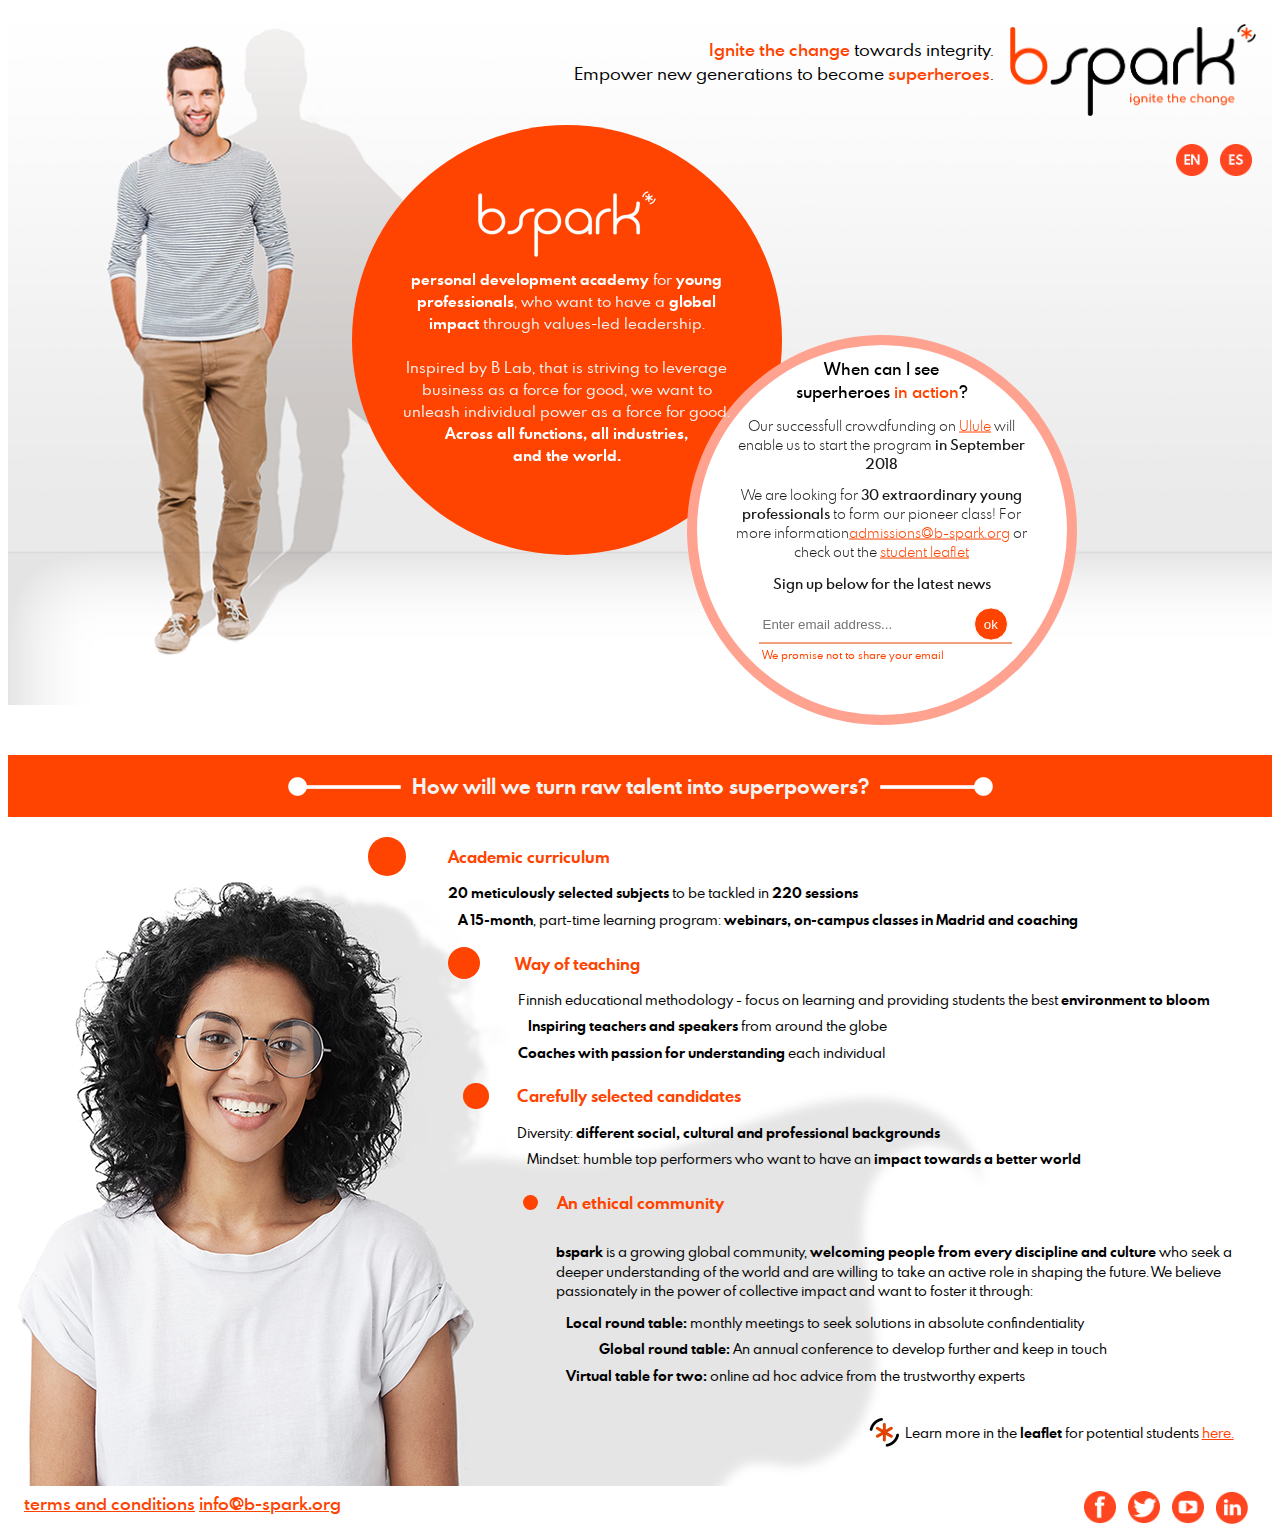
<file: index.html>
<!doctype html>
<html lang="en">

<head>

	<meta charset="utf-8">
	<meta name="viewport" content="width=device-width, initial-scale=1.0">
	<title>B-Spark - Ignite the Change</title>
	<link href="css/stylesheet.css" rel="stylesheet" type="text/css">
	<!-- Global site tag (gtag.js) - Google Analytics -->
	<script async src="https://www.googletagmanager.com/gtag/js?id=UA-116848230-1"></script>
	<script>
		window.dataLayer = window.dataLayer || [];

		function gtag() {
			dataLayer.push(arguments);
		}
		gtag('js', new Date());

		gtag('config', 'UA-116848230-1');
	</script>
</head>

<body>
	<!-- Beginning First Page -->
	<div class="splash-container">
		<div class="layer1">
			<span>
					<strong>Ignite the change</strong> towards integrity.
					<br/> Empower new generations to become <strong>superheroes</strong>.
				</span>
			<img src="images/logo.png" alt="B-Spark Logo">
		</div>
		<div class="languages">
			<a href="index.html"><img src="images/en.png" height="32" width="32" alt="english webpage"></a>&nbsp;&nbsp;
			<a href="index.es.html"><img src="images/es.png" height="32" width="32" alt="pagina web castellano"></a>
		</div>
		<div class="layer2">
			<div class="layer2_container">
				<div class="layer2_main">
					<div class="layer2_text_container">
						<div class="layer2_text">
							<img src="images/logo-contrast.png" class="pure-img-responsive" alt="B-Spark Logo">
							<strong>personal development academy</strong> for <strong>young professionals</strong>, who want to have a <strong>global impact</strong> through values-led leadership.<br><br>Inspired by B Lab, that is striving to leverage business as a force
							for good, we want to unleash individual power as a force for good.<br><strong>Across all functions, all industries,<br> and the world.</strong>
						</div>
					</div>
				</div>
			</div>
			<div class="layer3_container">
				<div class="layer3_main">
					<div class="layer3_text_container">
						<div class="layer3_text">
							<h2>When can I see<br>superheroes <strong>in action</strong>?</h2>
							<p>Our successfull crowdfunding on <a href="https://www.ulule.com/bspark/">Ulule</a> will enable us to start the program <strong>in September 2018</strong></p> 
							<p>We are looking for <strong>30 extraordinary young professionals </strong>to form our pioneer class!
						For more information<a href="admissions@b-spark.org">admissions@b-spark.org</a> or check out the <a href="http://www.b-spark.org/b-spark-leaflet-en.pdf">student leaflet</a></p> 
							<p>
								<strong>Sign up below for the latest news</strong>
							</p>
							<div class="layer3_form">
								<!-- Begin MailChimp Signup Form -->
								<form action="https://b-spark.us12.list-manage.com/subscribe/post?u=e97f658304da2e02aba4afc8c&amp;id=f6211414e7" method="post" id="mc-embedded-subscribe-form" name="mc-embedded-subscribe-form" class="validate" target="_blank" novalidate>
									<div class="layer3_form_textfield">
										<input type="email" value="" name="EMAIL" class="email" id="mce-EMAIL" placeholder="Enter email address..." required>

										<input type="submit" value="ok" name="subscribe" id="mc-embedded-subscribe">
									</div>
									<input style="position: absolute; left: -5000px;" aria-hidden="true" type="text" name="b_e97f658304da2e02aba4afc8c_f6211414e7" tabindex="-1" value="">
								</form>
								<!--End MailChimp Signup Form-->
								<div class="layer3_form_info">
									We promise not to share your email
								</div>
							</div>
						</div>
					</div>
				</div>
			</div>
		</div>
	</div>
	<!-- End First Page -->


		<div class="layer4">
			<img class="pure-img-responsive img-flip" src="images/bar.png" width="125" height="25" alt="sidebar">
			<h2>How will we turn raw talent into superpowers?</h2>
			<img class="pure-img-responsive" src="images/bar.png" width="125" height="25" alt="sidebar">
		</div>
		<div class="layer5_background">
			<div class="layer5">
				<div class="element1">
					<div class="circle-xl">&nbsp;</div>
					<h3>Academic curriculum</h3>
					<ul>
						<li><strong>20 meticulously selected subjects</strong> to be tackled in <strong>220 sessions</strong></li>
						<li class="indent1"><strong>A 15-month</strong>, part-time learning program:<strong> webinars, on-campus classes in Madrid and coaching</strong></li>
					</ul>
				</div>
				<div class="element2">
					<div class="circle-l">&nbsp;</div>
					<h3>Way of teaching</h3>
					<ul>
						<li>Finnish educational methodology - focus on learning and providing students the best <strong>environment to bloom</strong></li>
						<li class="indent2"><strong>Inspiring teachers and speakers</strong> from around the globe</li>
						<li><strong>Coaches with passion for understanding</strong> each individual</li>
					</ul>
				</div>
				<div class="element3">
					<div class="circle-m">&nbsp;</div>
					<h3>Carefully selected candidates</h3>
					<ul>
						<li>Diversity: <strong>different social, cultural and professional backgrounds</strong></li>
						<li class="indent3">Mindset: humble top performers who want to have an <strong>impact towards a better world</strong></li>
					</ul>
				</div>
				<div class="element4">
					<div class="circle-s">&nbsp;</div>
					<h3>An ethical community</h3>
					<p class="indent4">
						<strong>bspark</strong> is a growing global community, <strong>welcoming people from every discipline and culture</strong> who seek a deeper understanding of the world and are willing to take an active role in shaping the future. We believe passionately
						in the power of collective impact and want to foster it through:
					</p>
					<ul>
						<li><strong>Local round table:</strong> monthly meetings to seek solutions in absolute confindentiality</li>
						<li class="indent5"><strong>Global round table:</strong> An annual conference to develop further and keep in touch</li>
						<li><strong>Virtual table for two:</strong> online ad hoc advice from the trustworthy experts</li>
					</ul>
				</div>
				<div class="layer6">
					<img src="images/star.png" class="pure-img-responsive" alt="hypehn logo"> <span>&nbsp;Learn more in the <strong>leaflet</strong> for potential students <a href="./b-spark-leaflet-en.pdf">here.</a></span>
				</div>
			</div>
		<div class="footer">
			<div>
				<a href="">terms and conditions</a>
				<a href="mailto:info@b-spark.org">info@b-spark.org</a>
			</div>
			<div class="layer7">
				<a href="https://www.facebook.com/bsparkglobal/"><img src="images/facebook.png" class="pure-img-responsive" height="32" width="32" alt="facebook"></a>&nbsp;&nbsp;
				<a href="https://twitter.com/bsparkglobal"><img src="images/twitter.png" class="pure-img-responsive" height="32" width="32" alt="twitter"></a>&nbsp;&nbsp;
				<a href="https://www.youtube.com/channel/UCWH70Ffl7yUoGk6hVg5BFcA"><img src="images/youtube.png" class="pure-img-responsive" height="32" width="32" alt="youtube"></a>&nbsp;&nbsp;
				<a href="https://www.linkedin.com/company/b-spark/"><img src="images/linkedin.png" class="pure-img-responsive" height="32" width="32" alt="linkedin"></a>&nbsp;&nbsp;
			</div>
		</div>
	</div>
</body>

</html>
</file>
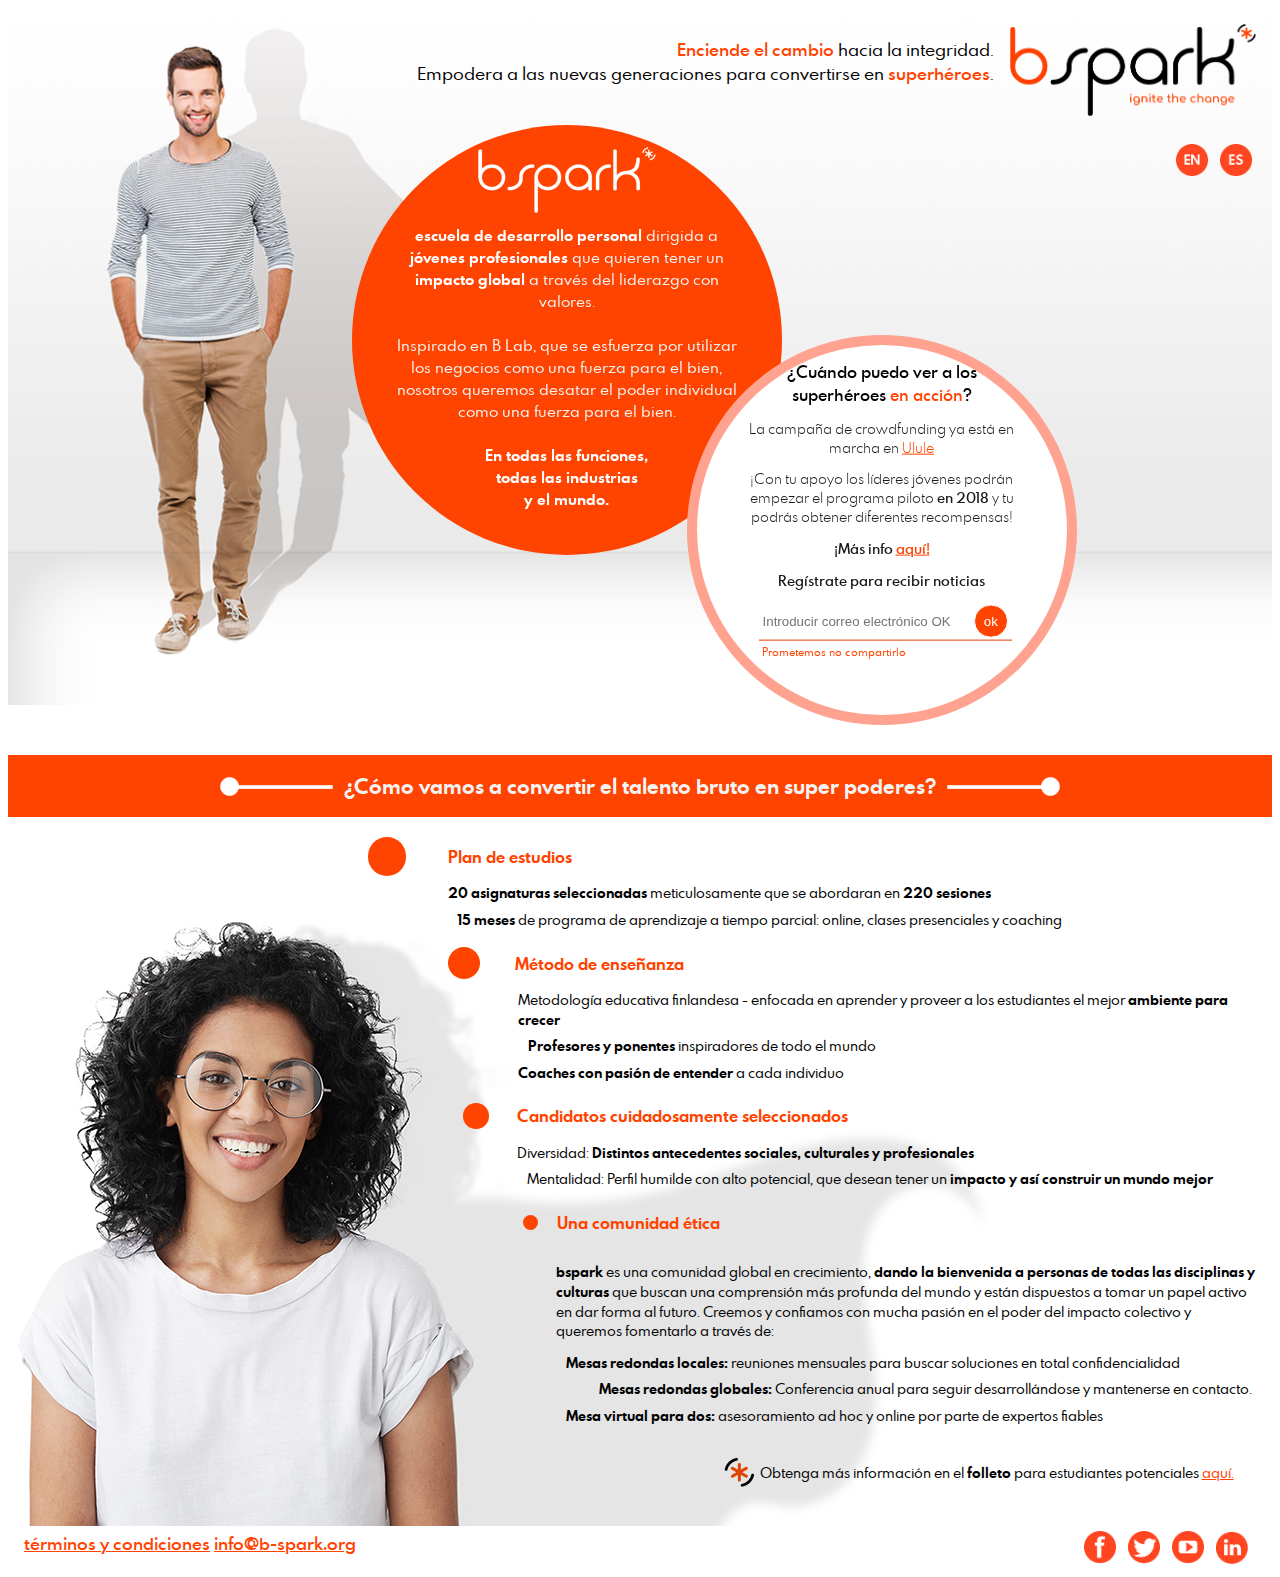
<file: index.es.html>
<!doctype html>
<html lang="en">

<head>

	<meta charset="utf-8">
	<meta name="viewport" content="width=device-width, initial-scale=1.0">
	<title>B-Spark - Ignite the Change</title>
	<link href="css/stylesheet.css" rel="stylesheet" type="text/css">
	<!-- Global site tag (gtag.js) - Google Analytics -->
	<script async src="https://www.googletagmanager.com/gtag/js?id=UA-116848230-1"></script>
	<script>
		window.dataLayer = window.dataLayer || [];

		function gtag() {
			dataLayer.push(arguments);
		}
		gtag('js', new Date());

		gtag('config', 'UA-116848230-1');
	</script>
</head>

<body>
	<!-- Beginning First Page -->
	<div class="splash-container">
		<div class="layer1">
			<span>
					<strong>Enciende el cambio</strong> hacia la integridad.
					<br/> Empodera a las nuevas generaciones para convertirse en <strong>superhéroes</strong>.
				</span>
			<img src="images/logo.png" alt="B-Spark Logo">
		</div>
		<div class="languages">
			<a href="index.html"><img src="images/en.png" height="32" width="32" alt="english webpage"></a>&nbsp;&nbsp;
			<a href="index.es.html"><img src="images/es.png" height="32" width="32" alt="pagina web castellano"></a>
		</div>
		<div class="layer2">
			<div class="layer2_container">
				<div class="layer2_main">
					<div class="layer2_text_container">
						<div class="layer2_text">
							<img src="images/logo-contrast.png" class="pure-img-responsive" alt="B-Spark Logo">
							<strong>escuela de desarrollo personal</strong> dirigida a <strong>jóvenes profesionales</strong> que quieren tener un <strong>impacto global</strong> a través del liderazgo con valores.
							<br><br>
							Inspirado en B Lab, que se esfuerza por utilizar los negocios como una fuerza para el bien, nosotros queremos desatar el poder individual como una fuerza para el bien.<br><br><strong>En todas las funciones,<br> todas las industrias<br> y el mundo.</strong>
						</div>
					</div>
				</div>
			</div>
			<div class="layer3_container">
				<div class="layer3_main">
					<div class="layer3_text_container">
						<div class="layer3_text">
							<h2>¿Cuándo puedo ver a los<br> superhéroes <strong>en acción</strong>?</h2>
							<p>La campaña de crowdfunding ya está en marcha en <a href="https://www.ulule.com/bspark/">Ulule</a></p>
							<p>¡Con tu apoyo los líderes jóvenes podrán empezar el programa piloto <strong>en 2018</strong> y tu podrás obtener diferentes recompensas!</p> <p><strong> ¡Más info <a href="https://www.ulule.com/bspark/">aquí!</a></strong></p>
							<p>
								<strong>Regístrate para recibir noticias</strong>
							</p>
							<div class="layer3_form">
								<!-- Begin MailChimp Signup Form -->
								<form action="https://b-spark.us12.list-manage.com/subscribe/post?u=e97f658304da2e02aba4afc8c&amp;id=f6211414e7" method="post" id="mc-embedded-subscribe-form" name="mc-embedded-subscribe-form" class="validate" target="_blank" novalidate>
									<div class="layer3_form_textfield">
										<input type="email" value="" name="EMAIL" class="email" id="mce-EMAIL" placeholder="Introducir correo electrónico OK" required>

										<input type="submit" value="ok" name="subscribe" id="mc-embedded-subscribe">
									</div>
									<input style="position: absolute; left: -5000px;" aria-hidden="true" type="text" name="b_e97f658304da2e02aba4afc8c_f6211414e7" tabindex="-1" value="">
								</form>
								<!--End MailChimp Signup Form-->
								<div class="layer3_form_info">
									Prometemos no compartirlo
								</div>
							</div>
						</div>
					</div>
				</div>
			</div>
		</div>
	</div>
	<!-- End First Page -->


		<div class="layer4">
			<img class="pure-img-responsive img-flip" src="images/bar.png" width="125" height="25" alt="sidebar">
			<h2>¿Cómo vamos a convertir el talento bruto en super poderes?</h2>
			<img class="pure-img-responsive" src="images/bar.png" width="125" height="25" alt="sidebar">
		</div>
		<div class="layer5_background">
			<div class="layer5">
				<div class="element1">
					<div class="circle-xl">&nbsp;</div>
					<h3>Plan de estudios</h3>
					<ul>
						<li><strong>20 asignaturas seleccionadas</strong> meticulosamente que se abordaran en <strong>220 sesiones</strong></li>
						<li class="indent1"><strong>15 meses</strong> de programa de aprendizaje a tiempo parcial: online, clases presenciales y coaching</li>
					</ul>
				</div>
				<div class="element2">
					<div class="circle-l">&nbsp;</div>
					<h3>Método de enseñanza</h3>
					<ul>
						<li>Metodología educativa finlandesa - enfocada en aprender y proveer a los estudiantes el mejor <strong>ambiente para crecer</strong></li>
						<li class="indent2"><strong>Profesores y ponentes</strong> inspiradores de todo el mundo</li>
						<li><strong>Coaches con pasión de entender</strong> a cada individuo</li>
					</ul>
				</div>
				<div class="element3">
					<div class="circle-m">&nbsp;</div>
					<h3>Candidatos cuidadosamente seleccionados</h3>
					<ul>
						<li>Diversidad: <strong>Distintos antecedentes sociales, culturales y profesionales</strong></li>
						<li class="indent3">Mentalidad: Perfil humilde con alto potencial, que desean tener un <strong>impacto y así construir un mundo mejor</strong></li>
					</ul>
				</div>
				<div class="element4">
					<div class="circle-s">&nbsp;</div>
					<h3>Una comunidad ética</h3>
					<p class="indent4">
						<strong>bspark</strong> es una comunidad global en crecimiento, <strong>dando la bienvenida a personas de todas las disciplinas y culturas</strong> que buscan una comprensión más profunda del mundo y están dispuestos a tomar un papel activo en dar forma al futuro. Creemos y confiamos con mucha pasión en el poder del impacto colectivo y queremos fomentarlo a través de:
					</p>
					<ul>
						<li><strong>Mesas redondas locales:</strong> reuniones mensuales para buscar soluciones en total confidencialidad</li>
						<li class="indent5"><strong>Mesas redondas globales:</strong> Conferencia anual para seguir desarrollándose y mantenerse en contacto.</li>
						<li><strong>Mesa virtual para dos:</strong>  asesoramiento ad hoc y online por parte de expertos fiables</li>
					</ul>
				</div>
				<div class="layer6">
					<img src="images/star.png" class="pure-img-responsive" alt="hypehn logo">
					<span>&nbsp;Obtenga más información en el <strong>folleto</strong> para estudiantes potenciales <a href="./b-spark-leaflet-en.pdf">aquí.</a></span>
				</div>
			</div>
		<div class="footer">
			<div>
				<a href="">términos y condiciones</a>
				<a href="mailto:info@b-spark.org">info@b-spark.org</a>
			</div>
			<div class="layer7">
				<a href="https://www.facebook.com/bsparkglobal/"><img src="images/facebook.png" class="pure-img-responsive" height="32" width="32" alt="facebook"></a>&nbsp;&nbsp;
				<a href="https://twitter.com/bsparkglobal"><img src="images/twitter.png" class="pure-img-responsive" height="32" width="32" alt="twitter"></a>&nbsp;&nbsp;
				<a href="https://www.youtube.com/channel/UCWH70Ffl7yUoGk6hVg5BFcA"><img src="images/youtube.png" class="pure-img-responsive" height="32" width="32" alt="youtube"></a>&nbsp;&nbsp;
				<a href="https://www.linkedin.com/company/b-spark/"><img src="images/linkedin.png" class="pure-img-responsive" height="32" width="32" alt="linkedin"></a>&nbsp;&nbsp;
			</div>
		</div>
	</div>
</body>

</html>
</file>
<file: css/stylesheet.css>
@charset "UTF-8";
/*! Generated by Font Squirrel (https://www.fontsquirrel.com) on March 30, 2018 */



@font-face {
    font-family: 'spartan_mbblack';
    src: url('../fonts/spartanmb-black-webfont.woff2') format('woff2'),
         url('../fonts/spartanmb-black-webfont.woff') format('woff');
    font-weight: normal;
    font-style: normal;

}




@font-face {
    font-family: 'spartan_mbbold';
    src: url('../fonts/spartanmb-bold-webfont.woff2') format('woff2'),
         url('../fonts/spartanmb-bold-webfont.woff') format('woff');
    font-weight: normal;
    font-style: normal;

}




@font-face {
    font-family: 'spartan_mbextrabold';
    src: url('../fonts/spartanmb-extra-bold-webfont.woff2') format('woff2'),
         url('../fonts/spartanmb-extra-bold-webfont.woff') format('woff');
    font-weight: normal;
    font-style: normal;

}




@font-face {
    font-family: 'spartan_mblight';
    src: url('../fonts/spartanmb-light-webfont.woff2') format('woff2'),
         url('../fonts/spartanmb-light-webfont.woff') format('woff');
    font-weight: normal;
    font-style: normal;

}




@font-face {
    font-family: 'spartan_mbregular';
    src: url('../fonts/spartanmb-regular-webfont.woff2') format('woff2'),
         url('../fonts/spartanmb-regular-webfont.woff') format('woff');
    font-weight: normal;
    font-style: normal;

}




@font-face {
    font-family: 'spartan_mbsemibold';
    src: url('../fonts/../fonts/spartanmb-semibold-webfont.woff2') format('woff2'),
         url('../fonts/spartanmb-semibold-webfont.woff') format('woff');
    font-weight: normal;
    font-style: normal;

}




@font-face {
    font-family: 'spartan_mbthin';
    src: url('../fonts/spartanmb-thin-webfont.woff2') format('woff2'),
         url('../fonts/spartanmb-thin-webfont.woff') format('woff');
    font-weight: normal;
    font-style: normal;

}

.layer1 {
  text-align: center;
  font-family: 'spartan_mbregular';
  font-size: 1em;
  padding: 1em;
  display: flex;
  flex-direction: column;
  align-items: center;
}

.layer1 strong {
  font-family: 'spartan_mbsemibold';

   color: #ff4300;
}

.layer1 img {
  max-width: 70%;
  padding-bottom: 2em;
  order: 1;
}

.layer1 span {
  text-align: left;
  font-family: 'spartan_mbregular';
  margin-top: -9px;
  max-width: 75%;
  order: 2;
  padding-bottom: 1em;
}

.layer2_main {
  width: 100%;
  height: 100%;
  background-color: #ff4300;
  margin: 0;
  padding: 10px;
}

.layer2_text {
  font-family: 'spartan_mbregular';
  font-size: 0.9em;
  color: #f3f3f3;
}

.layer2_text img {
  display: none;
}

.layer3_text {
  color: #19181a;
  font-family: 'spartan_mblight';
  font-size: 0.9em;
  text-align: left;
  padding: 1em;
}

.layer3_text h2 {
  font-family: 'spartan_mbsemibold';
  color: #000000;
  font-size: 1.2em;
}

.layer3_text h2 strong {
  font-family: 'spartan_mbsemibold';
  color: #ff4300;
}

.layer3_text strong {
  font-family: 'spartan_mbsemibold';
}

.layer3_form {
  color: #ff4300;
  font-size: 0.8em;
  text-align: left;
  padding-left: 10%;
  font-family: 'spartan_mbregular';
}

.layer3_form_textfield {
  border: 0px solid;
  border-bottom: 1px solid #e04200;
  width: 90%;
  padding: 2px;
}

.layer3_form_info {
  padding: 0.3em;
}

.layer3_form input[type=email] {
  border: 0px;
  width: 83%;
  color: #ff4300;
}

.layer3_form input[type=submit] {
  border: 1px solid #ffffff;
  border-radius: 50%;
  background-color: #ff4300;
  color: #ffffff;
  height: 2.5em;
  width: 2.5em;
}

.layer3_form input[type=submit]:focus, .layer3_form input[type=submit]:hover {
  border: 1px solid #ff4300;
  background-color: #ffffff;
  color: #e04200;
}

.layer4 {
  font-family: 'spartan_mbbold';
  background-color: #ff4300;
  text-align: center;
  color: #f3f3f3;
  font-size: 1.1em;
  padding: 1em;
}

.layer4 img {
  display: none;
}

.layer4 h2 {
  vertical-align: middle;
}

.layer5 {
  font-family: 'spartan_mbregular';
  font-size: 0.9em;
  padding: 1em;
}

.layer5 strong {
  font-family: 'spartan_mbbold';
}

.layer6 {
  text-align: right;
  margin: 2em;
}

.languages {
  text-align: right;
  padding-right: 20px;
  margin-top: -20px;
}

.layer6 img {
  max-width: 15%;
  display: inline-block;
  vertical-align: middle;
}

.layer6 span {
  display: inline-block;
  vertical-align: middle;
  max-width: 80%;
  /* in case of longer text */
}

.footer {
  background: #FFFFFF;
  bottom: 0;
  width: 100%;
  padding-top: 5px;
  padding-left: 1em;
  padding-right: 1em;
  display: flex;
  box-sizing: border-box;
  justify-content: space-between;
}

.footer a {
  font-family: 'spartan_mbsemibold';
}

a:link, a:visited {
  color: #ff4300;
}

a:focus, a:hover, a:active {
  color: #ff4300;
}

@media screen and (min-width: 960px) {
  .layer2 {
    display: flex;
    justify-content: center;
    padding-left: 128px;
  }
  /* Main Container -  this controls the size of the layer2 */
  .layer2_container {
    width: 430px;
    height: 430px;
    padding: 0;
    flex-shrink: 0;
    flex-grow: 0;
    margin-top: -55px;
    /*	border : 1px solid red; */
  }
  /* layer2 Main draws the actual layer2 */
  .layer2_main {
    width: 100%;
    height: 100%;
    border-radius: 50%;
    background-color: #ff4300;
    margin: 0;
    padding: 0;
    margin-top: -10;
  }
  /* layer2 Text Container - constrains text area to within the layer2 */
  .layer2_text_container {
    /* area constraints */
    width: 80%;
    height: 70%;
    max-width: 80%;
    max-height: 70%;
    margin: 0;
    padding: 0;
    /* some position nudging to center the text area */
    position: relative;
    left: 10%;
    top: 11%;
    /* preserve 3d prevents blurring sometimes caused by the text centering in the next class */
    transform-style: preserve-3d;
    /*border : 1px solid green;*/
  }
  /* layer2 Text - the appearance of the text within the layer2 plus vertical centering */
  .layer2_text {
    font-family: 'spartan_mbregular';
    text-align: center;
    font-size: 0.9em;
    color: #f3f3f3;
    /* vertical centering technique */
    position: relative;
    top: 50%;
    transform: translateY(-50%);
  }

  .layer2_text img {
    display: block;
    margin: 0 auto;
  }

  .layer2_text strong {
    font-family: 'spartan_mbbold';
    color: #ffffff;
  }
  .layer2_text b {
    font-family: 'spartan_mbbold' color: #ffffff;
  }
  /* Main Container -  this controls the size of the layer3 */
  .layer3_container {
    width: 370px;
    height: 370px;
    padding: 0;
    flex-shrink: 0;
    flex-grow: 0;
    padding-top: 155px;
    margin-left: -95px;

  }
  /* layer3 Main draws the actual layer3 */
  .layer3_main {
    width: 100%;
    height: 100%;
    border-radius: 50%;
    background-color: #ffffff;
    border: 10px solid rgba(255, 70, 32, .5);
    margin: 0;
    padding: 0;
  }
  .layer3_form {
    color: #ff4300;
    font-size: 0.8em;
    text-align: left;
    padding-left: 10%;
    font-family: 'spartan_mbregular';
  }
  .layer3_form_textfield {
    border: 0px solid;
    border-bottom: 1px solid #e04200;
    width: 90%;
    padding: 2px;
  }
  .layer3_form_info {
    padding: 0.3em;
  }
  .layer3_form input[type=email] {
    border: 0px;
    width: 83%;
    color: #ff4300;
  }
  .layer3_form input[type=submit] {
    border: 1px solid #ffffff;
    border-radius: 50%;
    background-color: #ff4300;
    color: #ffffff;
    height: 2.5em;
    width: 2.5em;
  }
  .layer3_form input[type=submit]:focus, .layer3_form input[type=submit]:hover {
    border: 1px solid #ff4300;
    background-color: #ffffff;
    color: #ff4300;
  }
  /* layer3 Text Container - constrains text area to within the layer3 */
  .layer3_text_container {
    /* area constraints */
    width: 90%;
    height: 70%;
    max-width: 90%;
    max-height: 70%;
    margin: 0;
    padding: 0;
    /* some position nudging to center the text area */
    position: relative;
    left: 5%;
    top: 15%;
    /* preserve 3d prevents blurring sometimes caused by the text centering in the next class */
    transform-style: preserve-3d;
    /*border : 1px solid green;*/
  }
  /* layer3 Text - the appearance of the text within the layer3 plus vertical centering */
  .layer3_text {
    color: #19181a;
    font-family: 'spartan_mblight';
    font-size: 0.8em;
    text-align: center;
    /* vertical centering technique */
    position: relative;
    top: 40%;
    transform: translateY(-50%);
  }
  .layer3_text h2 {
    font-family: 'spartan_mbsemibold';
    color: #000000;
    font-size: 1.2em;
  }
  .layer3_text h2 strong {
    font-family: 'spartan_mbsemibold';
    color: #ff4300;
  }
  .layer3_text strong {
    font-family: 'spartan_mbsemibold';
  }
  a:link, a:visited {
    color: #ff4300;
  }
  a:focus, a:hover, a:active {
    color: #ff4300;
  }
  .pure-img-responsive {
    max-width: 100%;
    height: auto;
  }
  .img-flip {
    -webkit-transform: scaleX(-1);
    transform: scaleX(-1);
  }
  /*
   * -- LAYOUT STYLES --
   * These are some useful classes which I will need
   */
  .l-box {
    padding: 1em;
  }
  .l-box-lrg {
    padding: 2em;
    border-bottom: 1px solid rgba(0, 0, 0, 0.1);
  }
  .is-center {
    text-align: center;
  }
  /*
   * -- SPLASH STYLES --
   * This is the blue top section that appears on the page.
   */
  .splash-container {
    background-image: url("../images/cape.png");
    background-repeat: no-repeat;
    background-position: left bottom;
    background-size: cover;
    margin-bottom: 50px;
  }
  /*
   * -- CONTENT STYLES --
   * This represents the content area (everything below the blue section)
   */
  .content-wrapper {
    background: white;
  }
  /* We want to give the content area some more padding */
  .content {
    padding: 1em 1em 3em;
  }
  /* This is the class used for the main content headers (<h2>) */
  .content-head {
    font-weight: 400;
    text-transform: uppercase;
    letter-spacing: 0.1em;
    margin: 2em 0 1em;
  }
  /* This is a modifier class used when the content-head is inside a ribbon */
  .content-head-ribbon {
    color: white;
  }
  /* This is the class used for the content sub-headers (<h3>) */
  .content-subhead {
    color: #1f8dd6;
  }
  .content-subhead i {
    margin-right: 7px;
  }
  .layer1 {
    text-align: right;
    font-family: 'spartan_mbregular';
    font-size: 1em;
    padding: 1em;
    flex-direction: row;
    justify-content: flex-end;
  }
  .layer1 strong {
    font-family: 'spartan_mbsemibold';
    color: #ff4300;
  }
  .layer1 img {
    max-width: 20%;
    display: inline-block;
    vertical-align: middle;
    padding-left: 1em;
    order: 2;
  }
  .layer1 span {
    font-family: 'spartan_mbregular';
    display: inline-block;
    vertical-align: top;
    max-width: 75%;
    order: 1;
    text-align: right;
        margin-top: -35px;
    /* in case of longer text */
  }
  /* This is the class used for layer4 */
  .layer4 {
    font-family: 'spartan_mbbold';
    background-color: #ff4300
        ;
    color: #f3f3f3;
    font-size: 0.8em;
    position: relative;
    padding: 0;
  }
  .layer4 img {
    max-width: 15%;
    display: inline-block;
    vertical-align: middle;
  }
  .layer4 h2 {
    display: inline-block;
    vertical-align: middle;
    max-width: 80%;
    /* in case of longer text */
  }
  .layer5 .indent1 {
    margin-left: 10px;
  }
  .layer5 .indent2 {
    margin-left: 10px;
  }
  .layer5 .indent3 {
    margin-left: 10px;
  }
  .layer5 .indent4 {
    margin-left: 33px;
  }
  .layer5 .indent5 {
    margin-left: 20px;
    margin-left: 33px;
  }
  /* This is class used for layer5 */
  .layer5_background {
    background: #ffffff;
    background-image: url("../images/girl.png");
    background-repeat: no-repeat;
    background-position: left bottom;
  }
  .layer5 {
    font-family: 'spartan_mbregular';
    font-size: 0.8em;
    padding-left: 320px;
  }
  .circle-xl {
    display: inline-block;
    border-radius: 50%;
    width: 3em;
    height: 3em;
    background: #ff4300;
    vertical-align: middle;
    margin-right: 3em;
  }
  .circle-l {
    display: inline-block;
    border-radius: 50%;
    width: 2.5em;
    height: 2.5em;
    background: #ff4300;
    vertical-align: middle;
    margin-right: 2.5em;
  }
  .circle-m {
    display: inline-block;
    border-radius: 50%;
    width: 2em;
    height: 2em;
    background: #ff4300;
    vertical-align: middle;
    margin-right: 2em;
  }
  .circle-s {
    display: inline-block;
    border-radius: 50%;
    width: 1.2em;
    height: 1.2em;
    background: #ff4300;
    vertical-align: middle;
    margin-right: 1.2em;
  }
  .layer5 h3 {
    display: inline-block;
    font-family: 'spartan_mbbold';
    font-size: 1.2em;
    color: #ff4300;
    vertical-align: middle;
    max-width: 80%;
  }
  .layer5 strong {
    font-family: 'spartan_mbbold';
  }
  .layer5 .element1 {
    margin-left: 40px;
  }
  .layer5 .element1 ul {
    margin-top: 0;
margin-bottom: 0;
    margin-left: 40px;
    list-style-type: none;
  }
  .layer5 li {
    padding-bottom: 0.5em;
  }
  .layer5 .element2 {
    margin-left: 120px;
  }
  .layer5 .element2 ul {
    margin-top: 0;
margin-bottom: 0;
    margin-left: 30px;
    list-style-type: none;
  }
  .layer5 .element3 {
    margin-left: 135px;
  }
  .layer5 .element3 ul {
    margin-top: 0;
margin-bottom: 0;
    margin-left: 14px;
    list-style-type: none;
  }
  .layer5 .element4 {
    margin-left: 195px;
  }
  .layer5 .element4 ul {
    margin-top: 0;
margin-bottom: 0;
    margin-left: 3px;
    list-style-type: none;
  }
  .layer6 {
    text-align: right;
  }
  .layer6 img {
    max-width: 15%;
    display: inline-block;
    vertical-align: middle;
  }
  .layer6 span {
    display: inline-block;
    vertical-align: middle;
    max-width: 80%;
    /* in case of longer text */
  }
  .layer7 {
    text-align: right;
  }
  /* This is the class used for the footer */
  .footer {
    background: #FFFFFF;
    bottom: 0;
    width: 100%;
    padding-top: 5px;
    padding-left: 1em;
    padding-right: 1em;
    justify-content: space-between;
    box-sizing: border-box;
  }
  .footer a {
    font-family: 'spartan_mbsemibold';
  }
}
</file>
